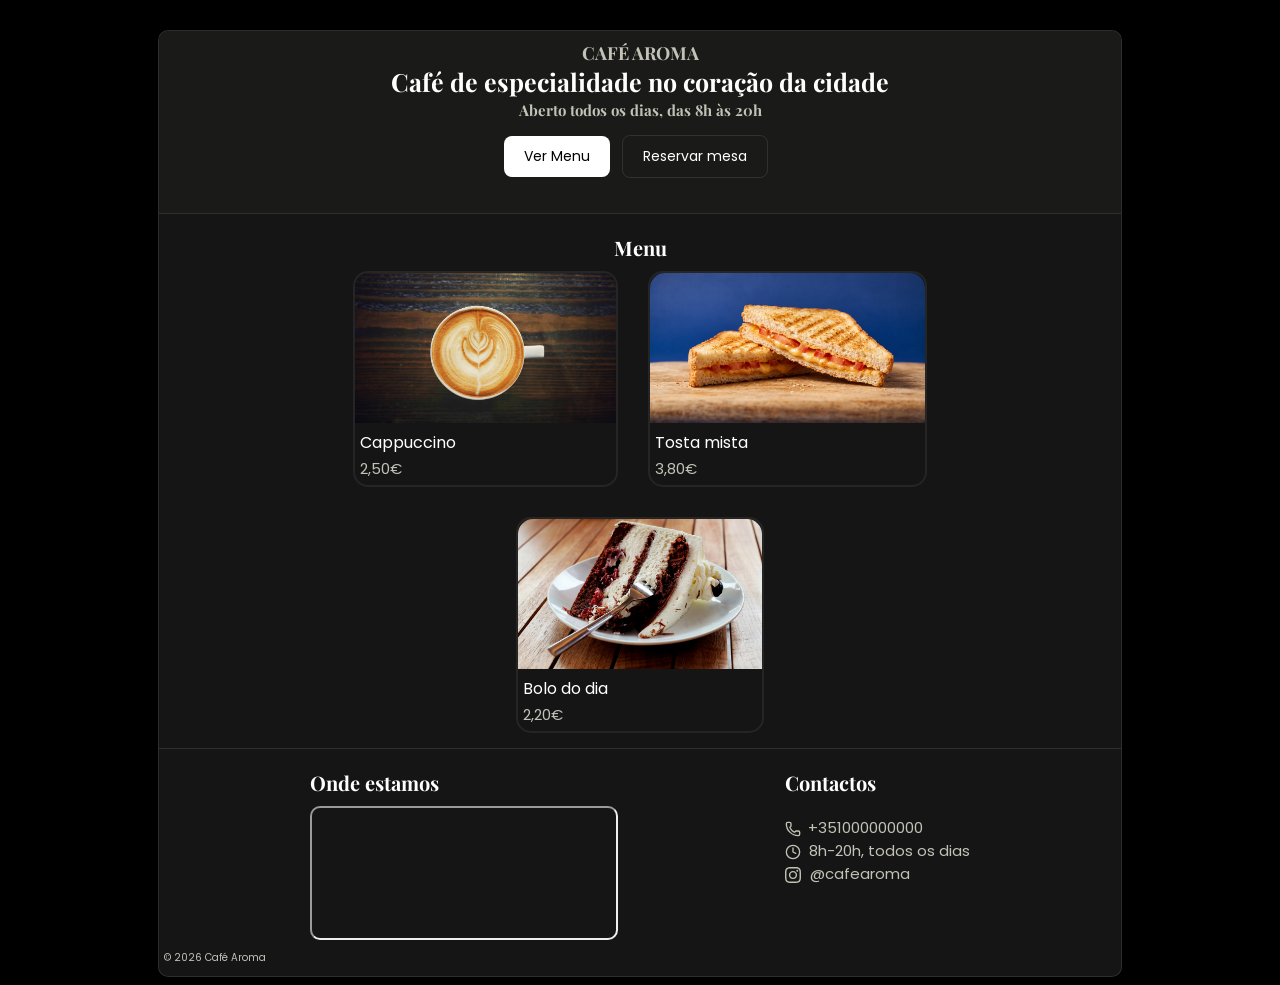
<file: index.html>
<!DOCTYPE html>
<html lang="pt-PT">
<head>
    <meta charset="UTF-8">
    <meta name="viewport" content="width=device-width, initial-scale=1.0">
    <title>CAFÉ AROMA</title>
    <link rel="preconnect" href="https://fonts.googleapis.com">
    <link rel="preconnect" href="https://fonts.gstatic.com" crossorigin>
    <link href="https://fonts.googleapis.com/css2?family=Playfair+Display:wght@600;700&family=Poppins:wght@400;500&display=swap" rel="stylesheet">
    <link rel="stylesheet" href="style.css">
</head>
<body>
    <div class="TUDO">
        <div class="tituloetc">
            <h1>CAFÉ AROMA</h1>
            <h2>Café de especialidade no coração da cidade</h2>
            <h3 class="subsubtitulo">Aberto todos os dias, das 8h às 20h</h3>
            <div class="btnsTitulosetc">
                <a class="btnVerMenu" href="menu.html">Ver Menu</a>
                <a class="btnReservarMesa" href="https://wa.me/351000000000?text=Ol%C3%A1%21%20Gostaria%20de%20reservar%20uma%20mesa%20no%20Caf%C3%A9%20Aroma." target="_blank">Reservar mesa</a>
            </div>
        </div>
    
        <div class="menu">
            <h3 class="menuH3">Menu</h3>
            <div class="menuCarotoes">
                <div class="cartoes">
                    <div class="cappuccino">
                        <img src="Imgs/index/cappuccino.jpg" alt="Cappuccino">
                        <p class="paragrafosNomes">Cappuccino</p>
                        <p class="precos">2,50€</p>
                    </div>
                    <div class="tostaMista">
                        <img src="Imgs/index/tosta.jpg" alt="Tosta mista">
                        <p class="paragrafosNomes">Tosta mista</p>
                        <p class="precos">3,80€</p>
                    </div>
                    <div class="boloDoDia">
                        <img src="Imgs/index/bolo.jpg" alt="Bolo do dia">
                        <p class="paragrafosNomes">Bolo do dia</p>
                        <p class="precos">2,20€</p>
                    </div>
                </div>
            </div>
        </div>

        <div class="ondeEstamosEContactos">
            <div class="ondeEstamos">
                <h3 class="OndeEstamosH3">Onde estamos</h3>
                <iframe class="mapa"
                    src="https://www.google.com/maps/embed?pb=!1m18!1m12!1m3!1d296.66543903930295!2d-9.139329723869434!3d38.72233884719027!2m3!1f0!2f0!3f0!3m2!1i1024!2i768!4f13.1!3m3!1m2!1s0xd19331a61e4f33b%3A0x400ebbde49036d0!2sLisboa!5e1!3m2!1spt-PT!2spt!4v1788111654581!5m2!1spt-PT!2spt"
                    allowfullscreen="" 
                    loading="lazy" 
                    referrerpolicy="strict-origin-when-cross-origin">
                </iframe>
            </div>
            <div class="contactos">
                <h3>Contactos</h3>
                <p class="informacoes numero"><a href="tel:+351000000000"> <i> <svg xmlns="http://www.w3.org/2000/svg" width="24" height="24" viewBox="0 0 24 24" fill="none" stroke="#ffffff" stroke-width="2" stroke-linecap="round" stroke-linejoin="round" class="lucide lucide-phone-icon lucide-phone"><path d="M13.832 16.568a1 1 0 0 0 1.213-.303l.355-.465A2 2 0 0 1 17 15h3a2 2 0 0 1 2 2v3a2 2 0 0 1-2 2A18 18 0 0 1 2 4a2 2 0 0 1 2-2h3a2 2 0 0 1 2 2v3a2 2 0 0 1-.8 1.6l-.468.351a1 1 0 0 0-.292 1.233 14 14 0 0 0 6.392 6.384"/></svg> </i>+351000000000</a></p>
                <p class="informacoes horario"> <i><svg xmlns="http://www.w3.org/2000/svg" width="24" height="24" viewBox="0 0 24 24" fill="none" stroke="currentColor" stroke-width="2" stroke-linecap="round" stroke-linejoin="round" class="lucide lucide-clock-icon lucide-clock"><circle cx="12" cy="12" r="10"/><path d="M12 6v6l4 2"/></svg></i>8h-20h, todos os dias</p>
                <p class="informacoes insta"> <i> <svg role="img" viewBox="0 0 24 24" xmlns="http://www.w3.org/2000/svg"><title>Instagram</title><path d="M7.0301.084c-1.2768.0602-2.1487.264-2.911.5634-.7888.3075-1.4575.72-2.1228 1.3877-.6652.6677-1.075 1.3368-1.3802 2.127-.2954.7638-.4956 1.6365-.552 2.914-.0564 1.2775-.0689 1.6882-.0626 4.947.0062 3.2586.0206 3.6671.0825 4.9473.061 1.2765.264 2.1482.5635 2.9107.308.7889.72 1.4573 1.388 2.1228.6679.6655 1.3365 1.0743 2.1285 1.38.7632.295 1.6361.4961 2.9134.552 1.2773.056 1.6884.069 4.9462.0627 3.2578-.0062 3.668-.0207 4.9478-.0814 1.28-.0607 2.147-.2652 2.9098-.5633.7889-.3086 1.4578-.72 2.1228-1.3881.665-.6682 1.0745-1.3378 1.3795-2.1284.2957-.7632.4966-1.636.552-2.9124.056-1.2809.0692-1.6898.063-4.948-.0063-3.2583-.021-3.6668-.0817-4.9465-.0607-1.2797-.264-2.1487-.5633-2.9117-.3084-.7889-.72-1.4568-1.3876-2.1228C21.2982 1.33 20.628.9208 19.8378.6165 19.074.321 18.2017.1197 16.9244.0645 15.6471.0093 15.236-.005 11.977.0014 8.718.0076 8.31.0215 7.0301.0839m.1402 21.6932c-1.17-.0509-1.8053-.2453-2.2287-.408-.5606-.216-.96-.4771-1.3819-.895-.422-.4178-.6811-.8186-.9-1.378-.1644-.4234-.3624-1.058-.4171-2.228-.0595-1.2645-.072-1.6442-.079-4.848-.007-3.2037.0053-3.583.0607-4.848.05-1.169.2456-1.805.408-2.2282.216-.5613.4762-.96.895-1.3816.4188-.4217.8184-.6814 1.3783-.9003.423-.1651 1.0575-.3614 2.227-.4171 1.2655-.06 1.6447-.072 4.848-.079 3.2033-.007 3.5835.005 4.8495.0608 1.169.0508 1.8053.2445 2.228.408.5608.216.96.4754 1.3816.895.4217.4194.6816.8176.9005 1.3787.1653.4217.3617 1.056.4169 2.2263.0602 1.2655.0739 1.645.0796 4.848.0058 3.203-.0055 3.5834-.061 4.848-.051 1.17-.245 1.8055-.408 2.2294-.216.5604-.4763.96-.8954 1.3814-.419.4215-.8181.6811-1.3783.9-.4224.1649-1.0577.3617-2.2262.4174-1.2656.0595-1.6448.072-4.8493.079-3.2045.007-3.5825-.006-4.848-.0608M16.953 5.5864A1.44 1.44 0 1 0 18.39 4.144a1.44 1.44 0 0 0-1.437 1.4424M5.8385 12.012c.0067 3.4032 2.7706 6.1557 6.173 6.1493 3.4026-.0065 6.157-2.7701 6.1506-6.1733-.0065-3.4032-2.771-6.1565-6.174-6.1498-3.403.0067-6.156 2.771-6.1496 6.1738M8 12.0077a4 4 0 1 1 4.008 3.9921A3.9996 3.9996 0 0 1 8 12.0077"/></svg> </i><a href="https://www.instagram.com" target="_blank">@cafearoma</a></p>
            </div>
        </div>
        <p class="MarcaDagua">© 2026 Café Aroma</p>
    </div>
    
    


    <script src="script.js"></script>
</body>
</html>
</file>
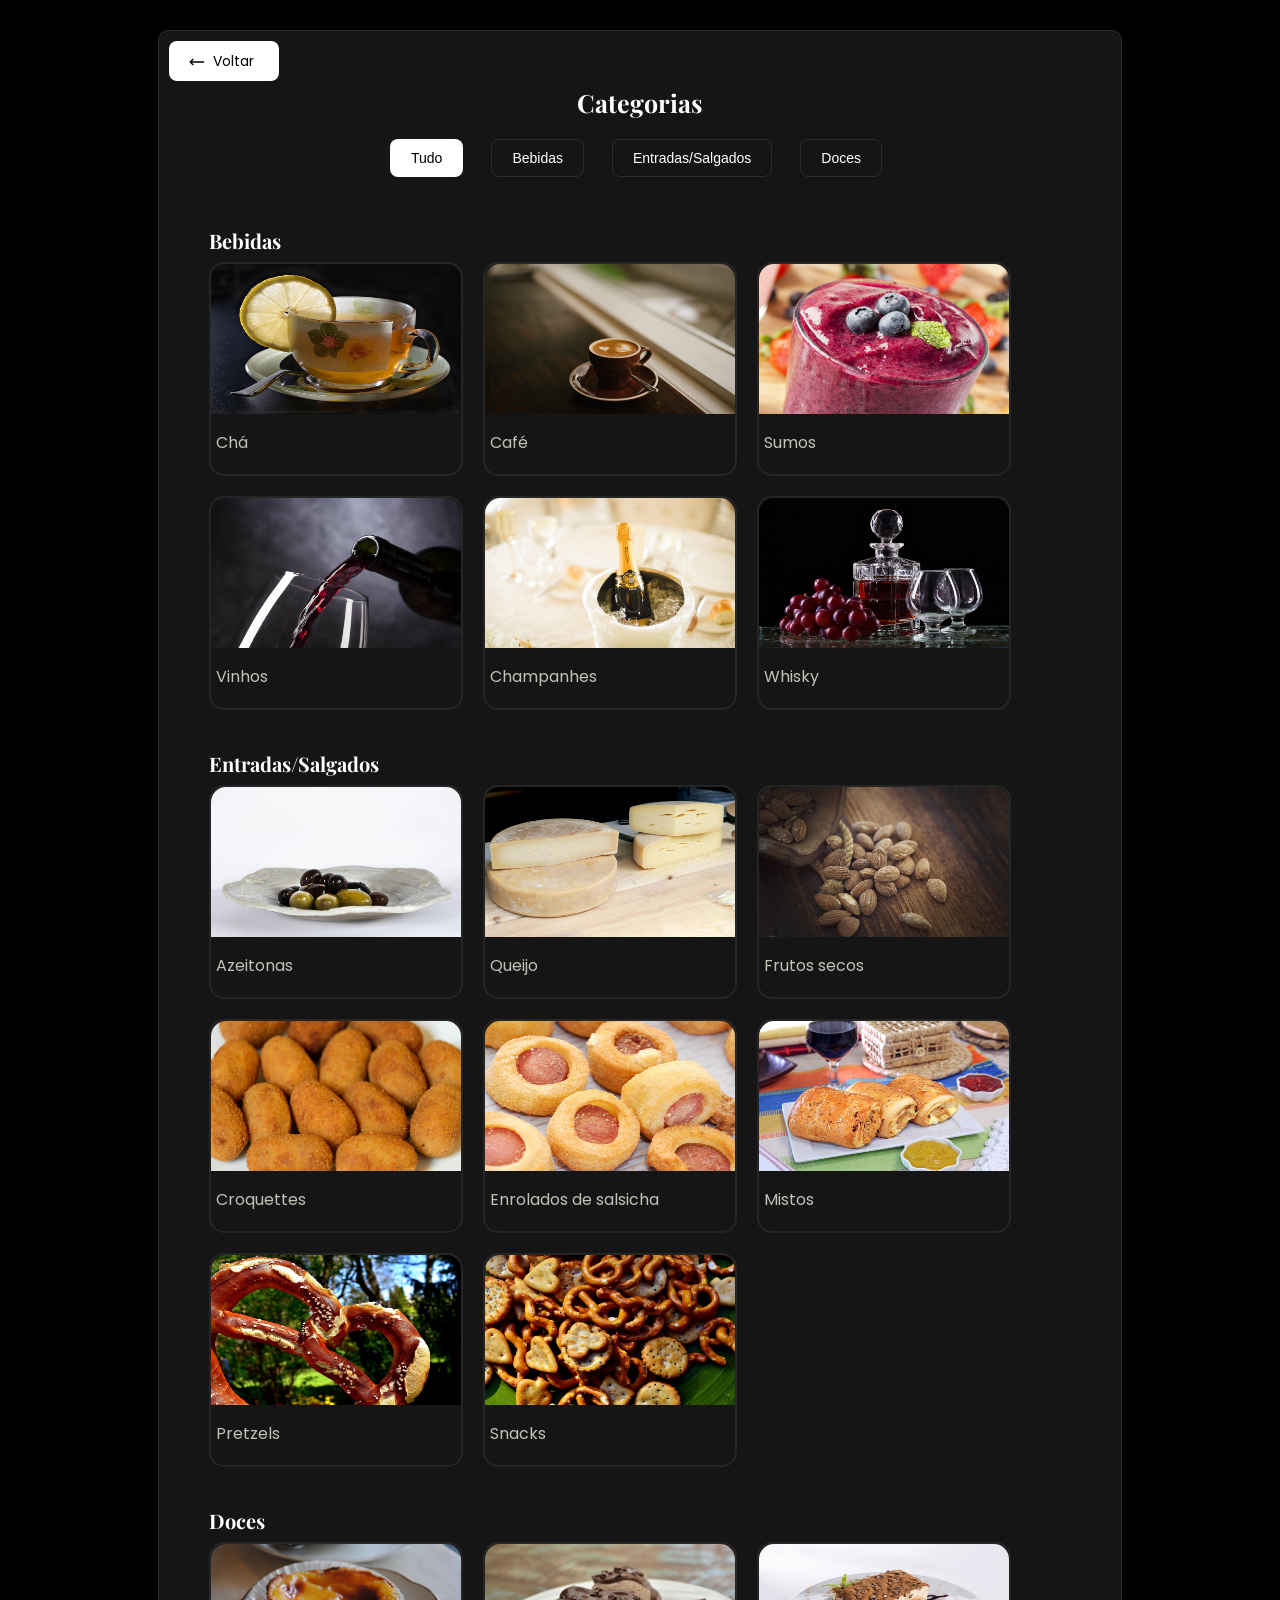
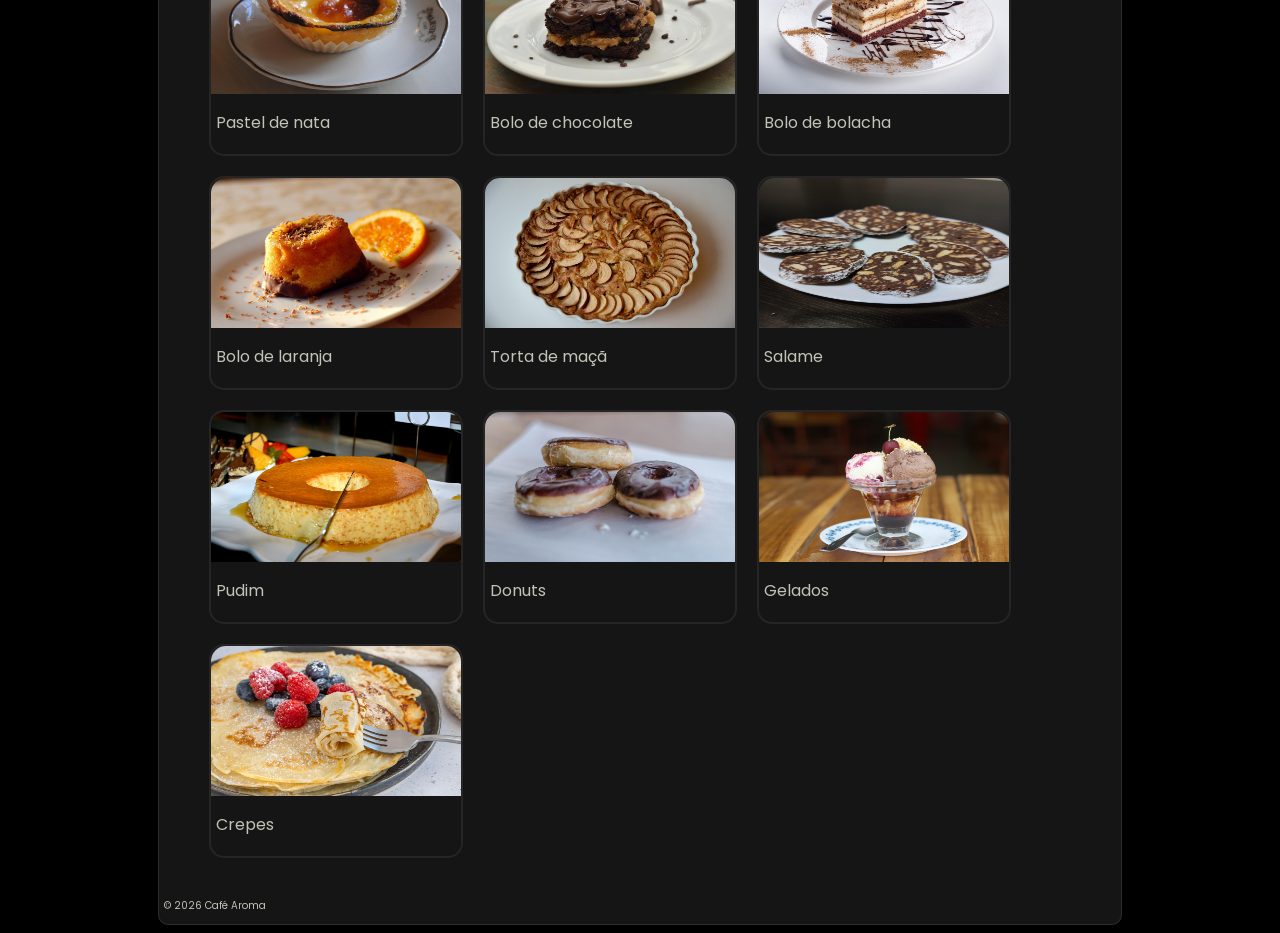
<file: menu.html>
<!DOCTYPE html>
<html lang="pt-PT">
<head>
    <meta charset="UTF-8">
    <meta name="viewport" content="width=device-width, initial-scale=1.0">
    <title>Menu | Café Aroma</title>
    <link rel="preconnect" href="https://fonts.googleapis.com">
    <link rel="preconnect" href="https://fonts.gstatic.com" crossorigin>
    <link href="https://fonts.googleapis.com/css2?family=Playfair+Display:wght@600;700&family=Poppins:wght@400;500&display=swap" rel="stylesheet">
    <link rel="stylesheet" href="style.css">
</head>
<body>
    <div class="TUDO">
        <a class="voltar" href="index.html"><i><svg xmlns="http://www.w3.org/2000/svg" width="24" height="24" viewBox="0 0 24 24" fill="none" stroke="#ffffff" stroke-width="2" stroke-linecap="round" stroke-linejoin="round" class="lucide lucide-move-left-icon lucide-move-left"><path d="M6 8L2 12L6 16"/><path d="M2 12H22"/></svg></i>Voltar</a>
        <div class="categoriasEFiltros">
            <h2 class="categoriasTitulo">Categorias</h2>
            <div class="filtros">
                <button class="butoesFFiltros" id="btnTudo">Tudo</button>
                <button class="butoesFFiltros" id="btnBebidas">Bebidas</button>
                <button class="butoesFFiltros" id="btnEntradasESalgados">Entradas/Salgados</button>
                <button class="butoesFFiltros" id="btnDoces">Doces</button>
            </div>
        </div>
        
        <div class="tudoBebidas" id="tudoBebidasID">
            <h3 class="tudoh3">Bebidas</h3>
            <div class="bebidas ">
                <div class="cha imgsdemonstracoes">
                    <img src="Imgs/menu/bebidas/chá.jpg" alt="Chá">
                    <p class="pMenu">Chá</p>
                </div>
                <div class="cafe imgsdemonstracoes">
                    <img src="Imgs/menu/bebidas/café.jpg" alt="Café">
                    <p class="pMenu">Café</p>
                </div>
                <div class="sumos imgsdemonstracoes">
                    <img src="Imgs/menu/bebidas/sumos.jpg" alt="Sumos">
                    <p class="pMenu">Sumos</p>
                </div>
                <div class="vinhos imgsdemonstracoes">
                    <img src="Imgs/menu/bebidas/vinhos.jpg" alt="Vinhos">
                    <p class="pMenu">Vinhos</p>
                </div>
                <div class="champanhe imgsdemonstracoes">
                    <img src="Imgs/menu/bebidas/champanhes.jpg" alt="champanhe">
                    <p class="pMenu">Champanhes</p>
                </div>
                <div class="whisky imgsdemonstracoes">
                    <img src="Imgs/menu/bebidas/whisky.jpg" alt="Whisky">
                    <p class="pMenu">Whisky</p>
                </div>
            </div>
        </div>
        
        <div class="tudoEntradasESalgados" id="tudoEntradasESalgadosID">
            <h3 class="tudoh3">Entradas/Salgados</h3>
            <div class="entradasESalgados ">
                <div class="azeitonas imgsdemonstracoes">
                    <img src="Imgs/menu/entradasESalgados/azeitonas.jpg" alt="Azeitonas">
                    <p class="pMenu">Azeitonas</p>
                </div>
                <div class="queijo imgsdemonstracoes">
                    <img src="Imgs/menu/entradasESalgados/queijo.jpg" alt="Queijo">
                    <p class="pMenu">Queijo</p>
                </div>
                <div class="frutosSecos imgsdemonstracoes">
                    <img src="Imgs/menu/entradasESalgados/frutosSecos.jpg" alt="Frutos secos">
                    <p class="pMenu">Frutos secos</p>
                </div>
                <div class="croquettes imgsdemonstracoes">
                    <img src="Imgs/menu/entradasESalgados/croquettes.jpg" alt="Croquettes">
                    <p class="pMenu">Croquettes</p>
                </div>
                <div class="enroladosDeSalsicha imgsdemonstracoes">
                    <img src="Imgs/menu/entradasESalgados/enrroladosDeSalsicha.jpg" alt="Enrolados de salsicha">
                    <p class="pMenu">Enrolados de salsicha</p>
                </div>
                <div class="mistos imgsdemonstracoes">
                    <img src="Imgs/menu/entradasESalgados/mistos.jpg" alt="Mistos">
                    <p class="pMenu">Mistos</p>
                </div>
                <div class="pretzels imgsdemonstracoes">
                    <img src="Imgs/menu/entradasESalgados/pretzel.jpg" alt="Pretzels">
                    <p class="pMenu">Pretzels</p>
                </div>
                <div class="snakcs imgsdemonstracoes">
                    <img src="Imgs/menu/entradasESalgados/snacks.jpg" alt="Snacks">
                    <p class="pMenu">Snacks</p>
                </div>
            </div>
        </div>
       
        <div class="tudoDoces" id="tudoDocesID">
            <h3 class="tudoh3">Doces</h3>
            <div class="doces">
                <div class="pastelDeNata imgsdemonstracoes">
                    <img src="Imgs/menu/doces/pastelDeNata.jpg" alt="Pastel de nata">
                    <p class="pMenu">Pastel de nata</p>
                </div>
                <div class="boloDeChocolate imgsdemonstracoes">
                    <img src="Imgs/menu/doces/boloDeChocolate.jpg" alt="Bolo">
                    <p class="pMenu">Bolo de chocolate</p>
                </div>
                <div class="boloDeBolacha imgsdemonstracoes">
                    <img src="Imgs/menu/doces/boloDeBolacha.jpg" alt="Bolo de bolacha">
                    <p class="pMenu">Bolo de bolacha</p>
                </div>
                <div class="boloDeLaranja imgsdemonstracoes">
                    <img src="Imgs/menu/doces/boloDeLaranja.jpg" alt="Bolo de laranja">
                    <p class="pMenu">Bolo de laranja</p>
                </div>
                <div class="tortaDeMaca imgsdemonstracoes">
                    <img src="Imgs/menu/doces/tortaDeMaca.jpg" alt="Torta de maçã">
                    <p class="pMenu">Torta de maçã</p>
                </div>
                <div class="salame imgsdemonstracoes">
                    <img src="Imgs/menu/doces/salame.jpg" alt="Salame">
                    <p class="pMenu">Salame</p>
                </div>
                <div class="pudim imgsdemonstracoes">
                    <img src="Imgs/menu/doces/pudim.jpg" alt="Pudim">
                    <p class="pMenu">Pudim</p>
                </div>
                <div class="donuts imgsdemonstracoes">
                    <img src="Imgs/menu/doces/donuts.jpg" alt="Donuts">
                    <p class="pMenu">Donuts</p>
                </div>
                <div class="gelados imgsdemonstracoes">
                    <img src="Imgs/menu/doces/gelado.jpg" alt="Gelado">
                    <p class="pMenu">Gelados</p>
                </div>
                <div class="crepes imgsdemonstracoes">
                    <img src="Imgs/menu/doces/crepes.jpg" alt="Crepe">
                    <p class="pMenu">Crepes</p>
                </div>
            </div>
        </div>
        



        <p class="MarcaDagua">© 2026 Café Aroma</p>
    </div>

    <script src="script.js"></script>
</body>
</html>
</file>
<file: style.css>
body {
    color: white;
    font-family: 'Poppins', sans-serif; 
    background-color: black;
}
h1, h2, h3 {
    font-family: 'Playfair Display', serif;
}
h1 {
    font-size: 18px;
    font-weight: bold;
    color: #c3c2b7;
    margin-top: 10px;
    margin-bottom: 0px;
}
h2 {
    font-size: 25px;
    margin-top: 0px;
    margin-bottom: 2px;
    padding: 0px;
}
h3 {
    font-size: 20px;
}
img {
    height: 150px;
    border-top-left-radius: 15px;
    border-top-right-radius: 15px;
}
.tituloetc {
    display: flex;
    flex-direction: column;
    justify-content: center;
    align-items: center;
    text-align: center;
    background-color: #1a1a19;
    border-top-right-radius: 10px;
    border-top-left-radius: 10px;
}
.subsubtitulo {
    margin-top: 0px;
    margin-bottom: 0px;
    font-size: 15px;
    color: #c3c2b7;
}
.btnVerMenu {
    display: inline-block;
    background-color: white;
    color: black;
    border: none;
    border-radius: 8px;
    padding: 10px 20px;
    font-size: 14px;
    margin-right: 8px;
}
.btnReservarMesa {
    display: inline-block;
    background-color: transparent;
    color: white;
    border: 0.5px solid #ffffff1a;
    border-radius: 8px;
    padding: 10px 20px;
    font-size: 14px;
    margin-right: 8px;
}
.btnVerMenu:hover {
    cursor: pointer;
    transform: translateY(-3px);
    box-shadow: 0 10px 20px rgba(0, 0, 0, 1);
}
.btnReservarMesa:hover {
    cursor: pointer;
    transform: translateY(-3px);
    box-shadow: 0 10px 20px rgba(0, 0, 0, 1);
}
.btnsTitulosetc {
    margin-top: 15px;
    margin-bottom: 35px;
}

.menu {
    display: flex;
    flex-direction: column;
    padding-right: 160px;
    padding-left: 160px;
    border-top: 0.5px solid #ffffff1a;
    border-bottom: 0.5px solid #ffffff1a;
    box-sizing: border-box;
}
.menuH3 {
    margin-bottom: 10px;
    text-align: center;
}
.cartoes {
    display: flex;
    justify-content: center;
    flex-wrap: wrap;
    gap: 30px;
    margin-bottom: 15px;
}
.paragrafosNomes {
    margin: 0px;
    margin-left: 5px;
}

.precos {
    margin: 0px;
    margin-top: 2px;
    margin-bottom: 5px;
    margin-left: 5px;
    color: #c3c2b7;
    font-size: 15px;
}
.cappuccino {
    border: 2px solid rgb(37, 37, 37);
    border-radius: 15px;
    margin-right: 0px;
}
.tostaMista {
    border: 2px solid rgb(37, 37, 37);
    border-radius: 15px;
    margin-left: 0px;
}
.boloDoDia {
    border: 2px solid rgb(37, 37, 37);
    border-radius: 15px;
}
.ondeEstamosEContactos {
    display: flex;
    justify-content: space-evenly;
    flex-wrap: wrap;
    gap: 20px;
}
.ondeEstamos {
    display: flex;
    flex-direction: column;
    margin-bottom: 10px;
}
.OndeEstamosH3 {
    margin-bottom: 10px;
}
.mapa {
    border-radius: 10px;
    height: 130px;
    width: 100%;
    max-width: 400px;
    margin-top: 0px;
    margin-right: 0px;
}
.contactos {
    display: flex;
    flex-direction: column;
    margin-left: 0px;
}

a {
    color: #c3c2b7;
    text-decoration-line: none;
}
.informacoes {
    font-size: 15px;
    color: #c3c2b7;
    margin: 0px;
}
.informacoes i svg {
    width: 16px;
    height: 16px;
    vertical-align: middle;
    margin-right: 8px;

}
.numero i svg, .horario i svg {
    stroke: #c3c2b7;
}
.numero i svg {
    margin-right: 3px;
}
.horario i svg {
    margin-right: 8px;
}

.insta i svg {
    fill: #c3c2b7;
    margin-right: 5px;
}

.insta:hover, .numero:hover {
    cursor: pointer;
    box-shadow: 0 10px 20px rgba(0, 0, 0, 1);
}
.MarcaDagua {
    color: #c3c2b7;
    font-size: 10px;
    margin-left: 5px;
    margin-top: 0px;
}
.TUDO {
    background-color: #151515;
    border-radius: 10px;
    margin-top: 30px;
    margin-right: 150px;
    margin-left: 150px;
    border: 0.5px solid #ffffff1a;
    overflow-x: hidden;

}



/* PAGINA DO MENU */

.voltar i svg {
    stroke: black;
    width: 16px;
    height: 16px;
    vertical-align: middle;
    margin-right: 8px;
}
.voltar {
    display: inline-block;
    background-color: white;
    color: black;
    border: none;
    border-radius: 8px;
    padding: 10px 20px;
    font-size: 14px;
    margin-right: 8px;
    margin-top: 10px;
    margin-left: 10px;
    margin-bottom: 5px;
    width: 70px;
    height: 20px;
}
.voltar:hover {
    cursor: pointer;
    transform: translateY(-3px);
    box-shadow: 0 10px 20px rgba(0, 0, 0, 1);
}
.categoriasTitulo {
    margin-top: 0px;
    margin-bottom: 10px;
}
.categoriasEFiltros {
    display: flex;
    flex-direction: column;
    align-items: center;
}
.filtros {
    display: flex;
    justify-content: center;
    gap: 20px;
    margin-top: 10px;
    margin-bottom: 30px;
}

.butoesFFiltros {
    justify-content: space-evenly;
    background-color: transparent;
    color: white;
    border: 0.5px solid #ffffff1a;
    border-radius: 8px;
    padding: 10px 20px;
    font-size: 14px;
    margin-right: 8px;
}
.butoesFFiltros:hover {
    cursor: pointer;
    transform: translateY(-3px);
    box-shadow: 0 10px 20px rgba(0, 0, 0, 1);
}
.butoesFFiltros.ativo {
    background-color: white;
    color: black;
}
.tudoh3 {
    margin-bottom: 8px;
}
.bebidas, .entradasESalgados, .doces {
    display: flex;
    flex-wrap: wrap;
    gap: 20px;
    margin-bottom: 40px;
    margin-top: 0px;
}
.tudoBebidas, .tudoEntradasESalgados, .tudoDoces {
    margin-left: 50px;
}
.imgsdemonstracoes {
    display: flex;
    flex-direction: column;
    border: 2px solid rgb(37, 37, 37);
    border-radius: 15px;
    margin-left: 0px;
    width: 250px;
    max-width: 100%;
    height: 210px;
}
.pMenu {
    color: #c3c2b7;
    margin-left: 5px;
}

/* RESPONSIVIDADE */

@media (max-width: 1100px) {
    .TUDO {
        margin-left: 40px;
        margin-right: 40px;
    }
    .menu {
        padding-left: 40px;
        padding-right: 40px;
    }
}

@media (max-width: 700px) {
    .TUDO {
        margin-left: 12px;
        margin-right: 12px;
    }
    .menu {
        padding-left: 20px;
        padding-right: 20px;
    }
    .tudoBebidas, .tudoEntradasESalgados, .tudoDoces {
        margin-left: 20px;
    }
    .imgsdemonstracoes {
        width: calc(50% - 10px);
    }
    .filtros {
        flex-wrap: wrap;
        gap: 10px;
    }
    .cartoes {
        gap: 16px;
    }
}

@media (max-width: 480px) {
    h1 {
        font-size: 15px;
    }
    h2 {
        font-size: 19px;
    }
    h3 {
        font-size: 17px;
    }
    .imgsdemonstracoes {
        width: 100%;
    }
    .btnsTitulosetc {
        display: flex;
        flex-direction: column;
        align-items: center;
        gap: 10px;
    }
    .btnVerMenu, .btnReservarMesa {
        margin-right: 0px;
        width: 80%;
        text-align: center;
    }
}
</file>
